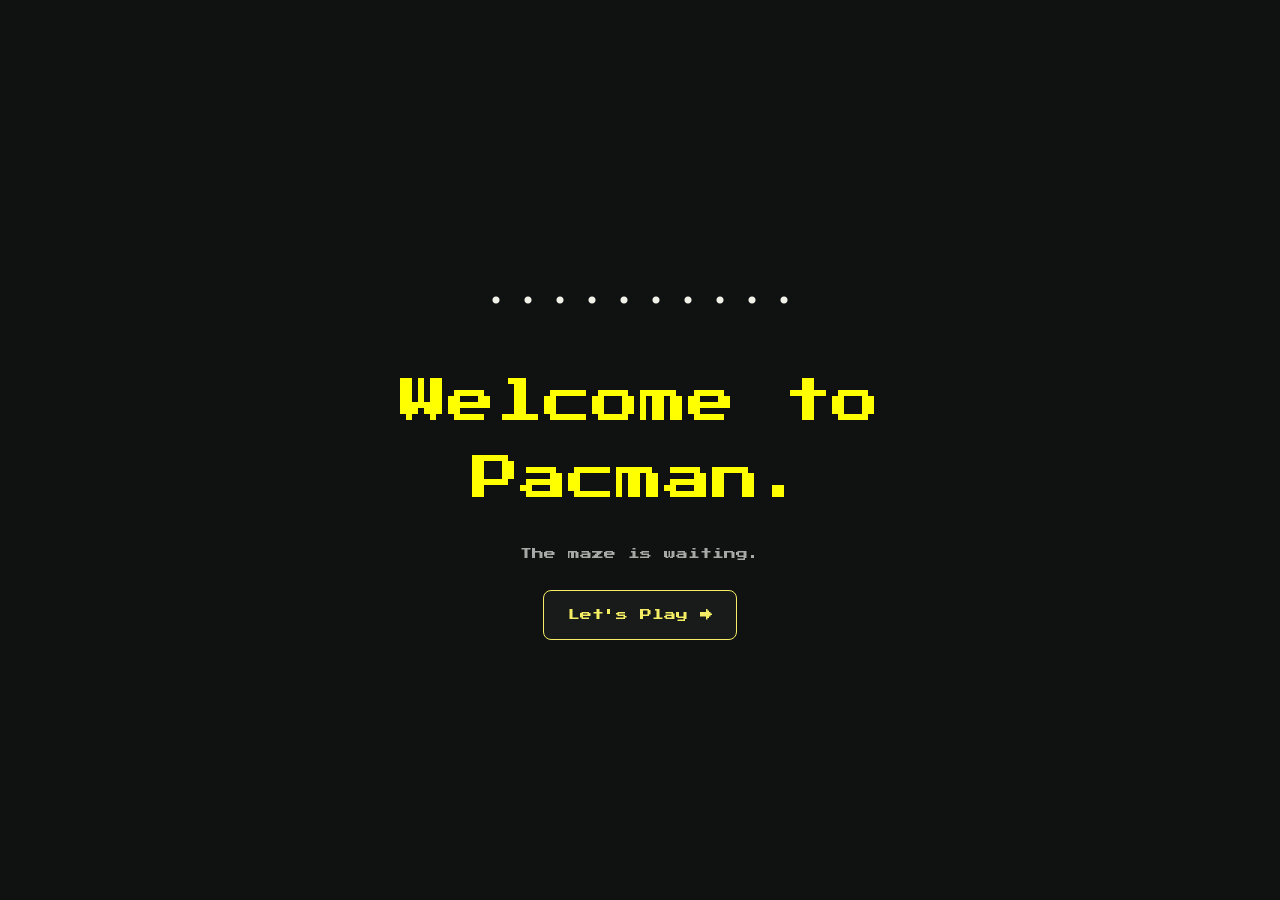
<file: index.html>
<!doctype html>
<html lang="en">
<head>
  <meta charset="UTF-8">
  <meta name="viewport" content="width=device-width, initial-scale=1">
  <title>Welcome to Pacman</title>

  <link rel="preconnect" href="https://fonts.googleapis.com">
  <link rel="preconnect" href="https://fonts.gstatic.com" crossorigin>
  <link
    href="https://fonts.googleapis.com/css2?family=Press+Start+2P&display=swap"
    rel="stylesheet"
  >

  <link rel="stylesheet" href="styles.css">
</head>

<body>
  <main id="welcome" class="welcome">
    <div class="welcome-animation" aria-hidden="true">
      <div class="pellets"></div>
      <div class="moving-pacman"><span class="welcome-pacman"></span></div>
    </div>

    <h1>Welcome to<br>Pacman.</h1>

    <p>The maze is waiting.</p>

    <button id="play" class="play-button" type="button" disabled>
      Loading…
    </button>
  </main>

  <iframe
    id="game"
    src="game.html"
    title="Pacman game"
    allow="autoplay"
    hidden
  ></iframe>

  <script>
    const playButton = document.querySelector('#play');
    const welcome = document.querySelector('#welcome');
    const game = document.querySelector('#game');

    game.addEventListener('load', () => {
      playButton.disabled = false;
      playButton.textContent = "Let's Play →";
    });

    playButton.addEventListener('click', () => {
      const gameDocument = game.contentDocument;
      const music = gameDocument.querySelector('#menu-music');

      // Start music directly from this user click.
      if (music) {
        music.play().catch(error => {
          console.debug('Music could not start:', error);
        });
      }

      // Activate the existing menu music logic in app.js.
      gameDocument.dispatchEvent(
        new game.contentWindow.MouseEvent('click', {
          bubbles: true
        })
      );

      welcome.hidden = true;
      game.hidden = false;
      game.contentWindow.focus();
    });
  </script>
</body>
</html>
</file>
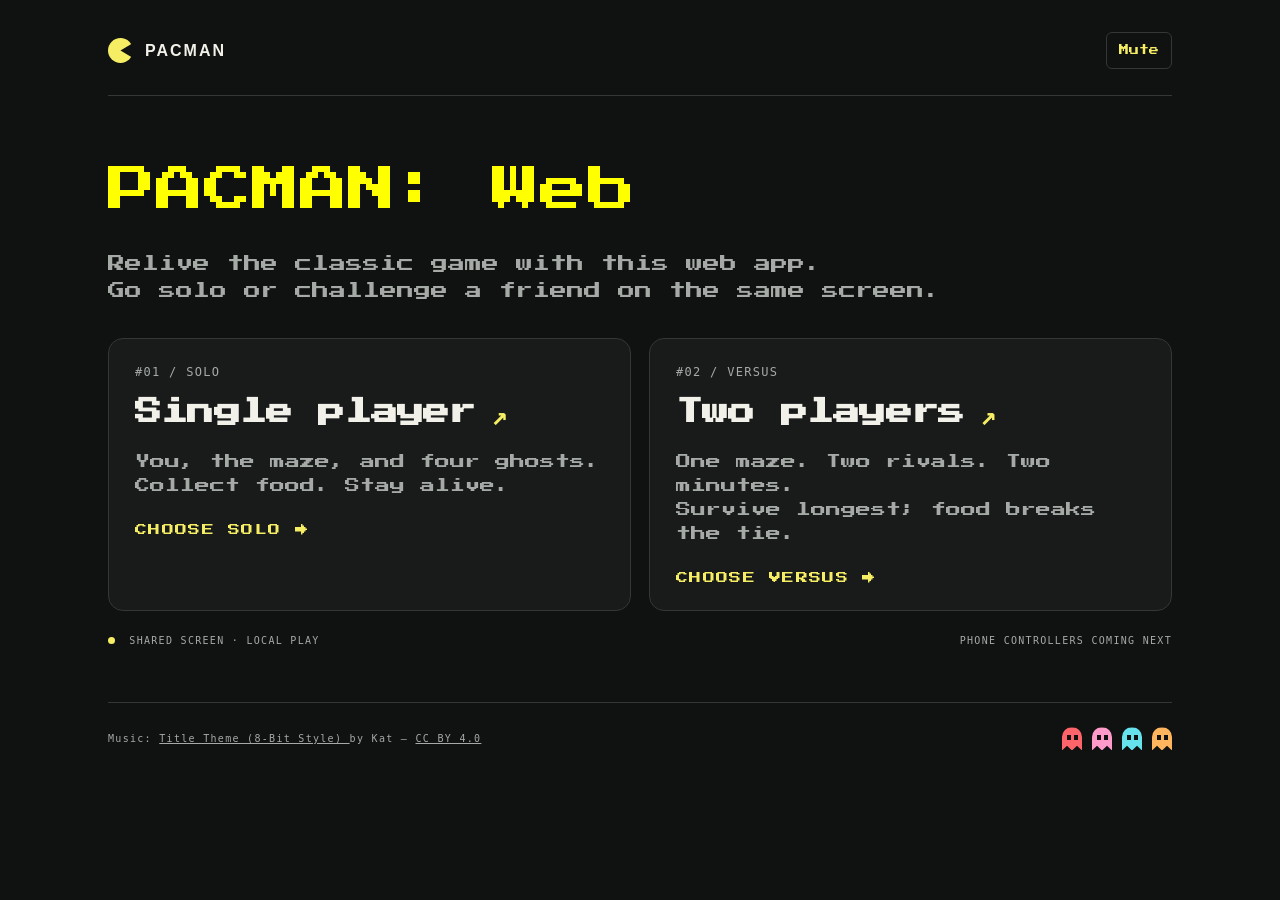
<file: game.html>
<!doctype html>
<html lang="en">
<head>
  <meta charset="UTF-8">
  <meta name="viewport" content="width=device-width, initial-scale=1">
  <title>PacMan: Web</title>
  <link rel="preconnect" href="https://fonts.googleapis.com">
  <link rel="preconnect" href="https://fonts.gstatic.com" crossorigin>
  <link href="https://fonts.googleapis.com/css2?family=Press+Start+2P&display=swap" rel="stylesheet">
  <link rel="stylesheet" href="styles.css">
  <script src="app.js" defer></script>
</head>
<body>
  <main>
    <header>
      <a class="brand" href="index.html" target="_top">
        <span class="pac" aria-hidden="true"></span>PACMAN
      </a>
      <div class="nav-controls">
        <button id="exit-game" class="exit-game" type="button" hidden>Exit</button>
        <button
        id="mute-toggle"
        class="mute-toggle"
        type="button"
        aria-label="Mute sound"
        aria-pressed="false"
        >Mute</button>
      </div>
    </header>
    <section id="home" aria-labelledby="title">

      <h1 id="title">PACMAN: Web</h1>
      <p id="intro" class="intro">Relive the classic game with this web app.<br>Go solo or challenge a friend on the same screen.</p>
      <div class="modes pixel-font">
        <button class="mode" data-mode="single"><span class="number">#01 / SOLO</span><span class="mode-title">Single player <span aria-hidden="true">↗</span></span><span class="description">You, the maze, and four ghosts.<br>Collect food. Stay alive.</span><span class="action pixel-font">CHOOSE SOLO →</span></button>
        <button class="mode" data-mode="versus"><span class="number">#02 / VERSUS</span><span class="mode-title">Two players <span aria-hidden="true">↗</span></span><span class="description">One maze. Two rivals. Two minutes.<br>Survive longest; food breaks the tie.</span><span class="action pixel-font">CHOOSE VERSUS →</span></button>
      </div>
      <div class="bottom"><span><span class="status-dot"></span> SHARED SCREEN · LOCAL PLAY</span><span>PHONE CONTROLLERS COMING NEXT</span></div>
    </section>
    <section id="setup" class="pixel-font" hidden aria-labelledby="setup-title">
      <button id="back" class="back">← Back to modes</button>
      <p class="eyebrow">GET READY</p><h1 id="setup-title" tabindex="-1">Solo run.</h1>
      <p id="rules" class="intro"></p>
      <div id="players" class="players"></div>
      <p class="notice">Phone connection is skipped for this preview.</p>
      <button id="next" class="start">Next →</button>
    </section>
    <section id="maze-screen" hidden aria-labelledby="maze-title">
      <button id="maze-back" class="back">← Back to setup</button>
      <div class="maze-heading"><h2 id="maze-title" tabindex="-1">Maze</h2><span id="game-mode" class="eyebrow"></span></div>
      <div class="scoreboard"><span>PLAYER 1 <strong>0000</strong></span><span id="timer">TIME <strong>02:00</strong></span><span id="p2-score">PLAYER 2 <strong>0000</strong></span></div>
      <div class="maze-board">
        <canvas id="maze" role="img" aria-label="Static maze preview with pellets, four ghosts and player starting positions"></canvas>
        <button id="play-maze" class="maze-play-button" type="button">PLAY</button>
      </div>
      <p id="maze-notice" class="notice">Maze preview. Press PLAY to expand it to your screen.</p>
    </section>
    <footer><span class="music-credit">
  Music:
  <a href="https://opengameart.org/content/title-theme-8-bit-style">
    Title Theme (8-Bit Style)
  </a>
  by Kat —
  <a href="https://creativecommons.org/licenses/by/4.0/">
    CC BY 4.0
  </a>
</span><div class="ghosts" aria-label="Four hunters"><i style="--color:#ff646a"></i><i style="--color:#ff9acb"></i><i style="--color:#65e2ec"></i><i style="--color:#ffb45e"></i></div></footer>
  </main>
  <audio id="menu-music" loop preload="auto">
  <source src="Audio/MenuTheme.wav" type="audio/wav">
</audio>
</body>

</html>
</file>
<file: styles.css>
:root {
  color-scheme: dark;
  --bg: #101111;
  --panel: #191b1b;
  --line: #343737;
  --text: #f1f1e9;
  --muted: #a5aaa6;
  --yellow: #f5ed63;
}

* {
  box-sizing: border-box;
}

body {
  margin: 0;
  background: var(--bg);
  color: var(--text);
  font-family: Arial,Helvetica,sans-serif;
}

button,a {
  -webkit-tap-highlight-color: transparent;
}

button {
  font: inherit;
}

main {
  max-width: 1160px;
  margin: auto;
  padding: 32px 48px;
}

header {
  display: flex;
  align-items: center;
  justify-content: space-between;
  border-bottom: 1px solid var(--line);
  padding-bottom: 26px;
}

.brand {
  display: flex;
  align-items: center;
  gap: 12px;
  color: var(--text);
  text-decoration: none;
  font-weight: 900;
  letter-spacing: 2px;
}

.pac {
  display: inline-block;
  width: 25px;
  height: 25px;
  background: var(--yellow);
  border-radius: 50%;
  clip-path: polygon(0 0,100% 0,100% 20%,50% 50%,100% 80%,100% 100%,0 100%);
}

.eyebrow,.number,.action,.bottom,footer {
  font-family: monospace;
  font-size: 12px;
  letter-spacing: 1.3px;
}

section {
  padding-top: 58px;
}

.eyebrow {
  color: var(--yellow);
  margin: 0 0 22px;
}

h1 {
  font-size: clamp(48px,7vw,86px);
  line-height: 1.02;
  letter-spacing: -4px;
  margin: 0 0 24px;
  font-weight: 800;
}

h1 span {
  color: var(--yellow);
}

.intro {
  font-size: 17px;
  color: var(--muted);
  line-height: 1.6;
  margin-bottom: 34px;
}

.modes,.players {
  display: grid;
  grid-template-columns: 1fr 1fr;
  gap: 18px;
}

.mode {
  text-align: left;
  background: var(--panel);
  border: 1px solid var(--line);
  border-radius: 15px;
  padding: 26px;
  color: var(--text);
  cursor: pointer;
  display: flex;
  flex-direction: column;
  gap: 19px;
  transition: border-color .15s,transform .15s;
}

.mode:hover {
  border-color: var(--yellow);
  transform: translateY(-3px);
}

button:focus-visible,a:focus-visible {
  outline: 3px solid var(--yellow);
  outline-offset: 5px;
}

.number {
  color: var(--muted);
}

.mode-title {
  display: flex;
  justify-content: space-between;
  gap: 16px;
  font-size: 27px;
  font-weight: 700;
  letter-spacing: -.8px;
}

.mode-title span {
  color: var(--yellow);
}

.description {
  font-size: 15px;
  line-height: 1.6;
  color: var(--muted);
}

.action {
  color: var(--yellow);
  margin-top: 7px;
}

.bottom {
  display: flex;
  justify-content: space-between;
  gap: 16px;
  color: var(--muted);
  padding-top: 24px;
  font-size: 10px;
}

.status-dot {
  display: inline-block;
  width: 7px;
  height: 7px;
  background: var(--yellow);
  border-radius: 50%;
  margin-right: 7px;
}

footer {
  margin-top: 56px;
  border-top: 1px solid var(--line);
  padding-top: 24px;
  color: var(--muted);
  display: flex;
  align-items: center;
  justify-content: space-between;
  font-size: 10px;
}

.ghosts {
  display: flex;
  gap: 10px;
}

.ghosts i {
  position: relative;
  display: block;
  width: 20px;
  height: 23px;
  background: var(--color);
  border-radius: 10px 10px 0 0;
  clip-path: polygon(0 0,100% 0,100% 100%,75% 80%,50% 100%,25% 80%,0 100%);
}

.ghosts i:after {
  content: '';
  position: absolute;
  top: 8px;
  left: 5px;
  width: 4px;
  height: 5px;
  background: #101111;
  box-shadow: 7px 0 #101111;
}

.back {
  background: none;
  border: 0;
  color: var(--muted);
  padding: 0;
  cursor: pointer;
  margin-bottom: 32px;
}

.player {
  padding: 26px;
  background: var(--panel);
  border: 1px solid var(--line);
  border-radius: 15px;
}

.player h2 {
  font-size: 22px;
  margin: 0 0 18px;
}

.player p {
  color: var(--muted);
  line-height: 1.6;
  margin-bottom: 0;
}

.player-icon {
  color: var(--yellow);
  font-size: 28px;
}

.notice {
  color: var(--muted);
  font-size: 14px;
  line-height: 1.6;
  margin: 24px 0;
}

.start {
  background: var(--yellow);
  border: 0;
  border-radius: 8px;
  color: #101111;
  font-weight: bold;
  padding: 16px 28px;
}

.start:disabled {
  opacity: .55;
  cursor: not-allowed;
}

[hidden] {
  display: none!important;
}

@media(max-width:650px) {
  main {
    padding: 24px;
  }
  section {
    padding-top: 40px;
  }
  h1 {
    letter-spacing: -2.5px;
  }
  .modes,.players {
    grid-template-columns: 1fr;
  }
  .bottom {
    flex-direction: column;
  }
  .intro br {
    display: none;
  }
  .mode {
    padding: 24px;
  }
  footer {
    margin-top: 36px;
  }
}

@media(prefers-reduced-motion:reduce) {
  .mode {
    transition: none;
  }
  .mode:hover {
    transform: none;
  }
}

.maze-heading {
  display: flex;
  align-items: center;
  justify-content: space-between;
  gap: 16px;
}

.maze-heading h2 {
  font-size: 32px;
  margin: 0 0 24px;
}

.maze-heading .eyebrow {
  margin-bottom: 24px;
}

.scoreboard {
  display: flex;
  justify-content: space-between;
  gap: 16px;
  max-width: 546px;
  margin: 0 auto 20px;
  font: 11px monospace;
  letter-spacing: 1px;
  color: var(--muted);
}

.scoreboard strong {
  display: block;
  color: var(--yellow);
  font-size: 20px;
  margin-top: 6px;
}

#maze {
  display: block;
  width: 100%;
  max-width: 546px;
  aspect-ratio: 1;
  margin: auto;
  border: 1px solid var(--line);
  border-radius: 12px;
}

#maze-screen>.notice {
  text-align: center;
}

/* Yellow arcade heading */
#title {
  font-family: "Press Start 2P", monospace;
  color: #ffff00;
  font-size: clamp(24px, 4.5vw, 48px);
  font-weight: 400;
  line-height: 1.5;
  letter-spacing: 0;
}

#intro {
  font-family: "Press Start 2P", monospace;
  color: var(--muted);
}

.pixel-font {
  font-family: "Press Start 2P", monospace;
}

.mute-toggle {
  background: transparent;
  border: 1px solid var(--line);
  border-radius: 6px;
  padding: 10px 12px;
  color: var(--yellow);
  font-family: "Press Start 2P", monospace;
  font-size: 10px;
  line-height: 1.5;
  cursor: pointer;
}

.mute-toggle:hover {
  border-color: var(--yellow);
}

.music-credit {
  font-size: 10px;
  line-height: 1.8;
}

.music-credit a {
  color: var(--muted);
}

.music-credit a:hover {
  color: var(--yellow);
}

footer {
  gap: 20px;
  flex-wrap: wrap;
}

/* Welcome screen shown by index.html before the game iframe. */
.welcome {
  min-height: 100vh;
  min-height: 100dvh;
  display: flex;
  flex-direction: column;
  align-items: center;
  justify-content: center;
  gap: 24px;
  padding: 32px;
  text-align: center;
  font-family: "Press Start 2P", monospace;
}

.welcome h1 {
  margin: 0;
  color: #ffff00;
  font-size: clamp(24px, 5vw, 48px);
  font-weight: 400;
  line-height: 1.6;
  letter-spacing: 0;
}

.welcome p {
  margin: 0;
  color: var(--muted);
  font-size: 12px;
  line-height: 2;
}

.welcome-animation {
  position: relative;
  width: min(320px, 80vw);
  height: 80px;
  overflow: hidden;
}

.pellets {
  position: absolute;
  top: 36px;
  left: 0;
  width: 100%;
  height: 8px;
  background: radial-gradient(circle, var(--text) 3px, transparent 4px) 0 0 / 32px 8px repeat-x;
}

.moving-pacman {
  position: absolute;
  top: 8px;
  left: -64px;
  animation: travel 3s linear infinite;
}

.welcome-pacman {
  display: block;
  width: 64px;
  height: 64px;
  background: #ffff00;
  border-radius: 50%;
  animation: chomp .3s steps(2, end) infinite;
}

@keyframes travel {
  from { left: -64px; }
  to { left: 100%; }
}

@keyframes chomp {
  0%, 100% {
    clip-path: polygon(0 0, 100% 0, 100% 20%, 50% 50%, 100% 80%, 100% 100%, 0 100%);
  }
  50% {
    clip-path: polygon(0 0, 100% 0, 100% 45%, 50% 50%, 100% 55%, 100% 100%, 0 100%);
  }
}

.play-button {
  padding: 18px 24px;
  background: var(--panel);
  color: var(--yellow);
  border: 1px solid var(--yellow);
  border-radius: 8px;
  font-family: "Press Start 2P", monospace;
  font-size: 12px;
  cursor: pointer;
}

.play-button:hover:not(:disabled) {
  background: var(--yellow);
  color: var(--bg);
}

.play-button:disabled {
  opacity: .5;
  cursor: wait;
}

.play-button:focus-visible {
  outline: 3px solid var(--yellow);
  outline-offset: 6px;
}

#welcome[hidden] {
  display: none;
}

#game {
  position: fixed;
  inset: 0;
  width: 100%;
  height: 100%;
  border: 0;
  background: var(--bg);
}

#game[hidden] {
  display: none;
}

@media (prefers-reduced-motion: reduce) {
  .moving-pacman,
  .welcome-pacman {
    animation: none;
  }

  .moving-pacman {
    left: calc(50% - 32px);
  }
}

/* Game screen navigation and PLAY view. */
.nav-controls {
  display: flex;
  align-items: center;
  gap: 10px;
}

.exit-game {
  background: transparent;
  border: 1px solid var(--line);
  border-radius: 6px;
  padding: 10px 12px;
  color: var(--text);
  font-family: "Press Start 2P", monospace;
  font-size: 10px;
  line-height: 1.5;
  cursor: pointer;
}

.exit-game:hover {
  border-color: var(--yellow);
  color: var(--yellow);
}

.maze-board {
  position: relative;
  width: min(100%, 546px);
  margin: 0 auto;
}

.maze-board #maze {
  width: 100%;
}

.maze-play-button {
  position: absolute;
  top: 50%;
  left: 50%;
  transform: translate(-50%, -50%);
  padding: 20px 34px;
  border: 2px solid var(--yellow);
  border-radius: 10px;
  background: rgb(16 17 17 / 88%);
  color: var(--yellow);
  font-family: "Press Start 2P", monospace;
  font-size: 18px;
  letter-spacing: 2px;
  cursor: pointer;
  box-shadow: 0 0 24px rgb(245 237 99 / 35%);
}

.maze-play-button:hover {
  background: var(--yellow);
  color: var(--bg);
  box-shadow: 0 0 32px rgb(245 237 99 / 60%);
}

.is-playing {
  overflow: hidden;
}

.is-playing main {
  width: 100%;
  max-width: none;
  height: 100vh;
  height: 100dvh;
  display: flex;
  flex-direction: column;
  gap: 0;
  overflow: hidden;
  padding: 12px 24px;
}

.is-playing header {
  flex: 0 0 auto;
  padding-bottom: 12px;
}

.is-playing #maze-screen {
  flex: 1 1 auto;
  min-height: 0;
  display: flex;
  flex-direction: column;
  padding-top: 12px;
}

.is-playing #maze-back,
.is-playing .maze-heading,
.is-playing #maze-notice,
.is-playing footer {
  display: none;
}

.is-playing .scoreboard {
  flex: 0 0 auto;
  width: 100%;
  max-width: 760px;
  margin: 0 auto 10px;
}

.is-playing .maze-board {
  flex: 1 1 auto;
  min-height: 0;
  width: 100%;
  display: flex;
  align-items: center;
  justify-content: center;
}

.is-playing .maze-board #maze {
  width: min(100%, calc(100dvh - 150px));
  height: auto;
  max-width: 100%;
  max-height: calc(100dvh - 150px);
  margin: 0;
  object-fit: contain;
}

@media (max-width: 650px) {
  .is-playing main {
    padding: 8px 12px;
  }

  .is-playing header {
    padding-bottom: 8px;
  }

  .is-playing #maze-screen {
    padding-top: 8px;
  }

  .is-playing .scoreboard {
    gap: 8px;
    font-size: 9px;
  }

  .is-playing .scoreboard strong {
    font-size: 16px;
  }

  .is-playing .maze-board #maze {
    width: min(100%, calc(100dvh - 130px));
    max-height: calc(100dvh - 130px);
  }

  .maze-play-button {
    padding: 16px 26px;
    font-size: 15px;
  }
}
</file>
